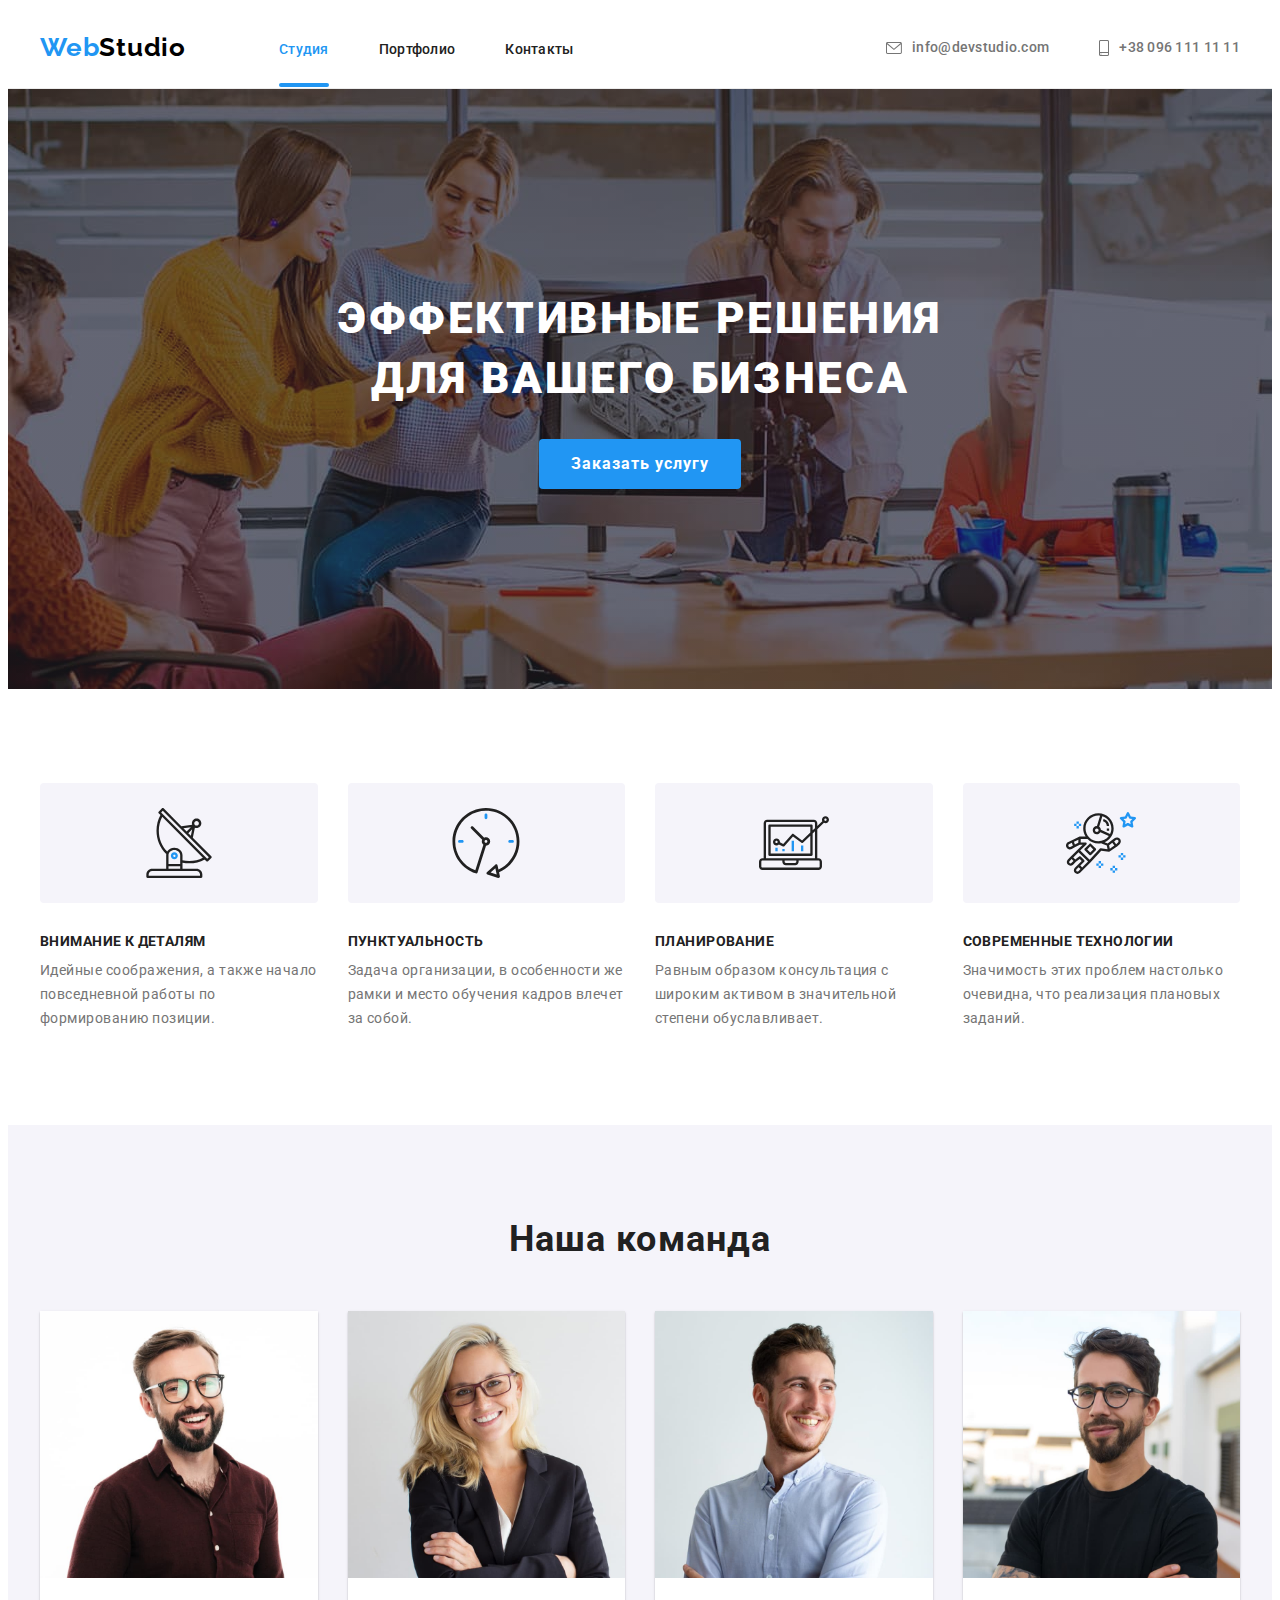
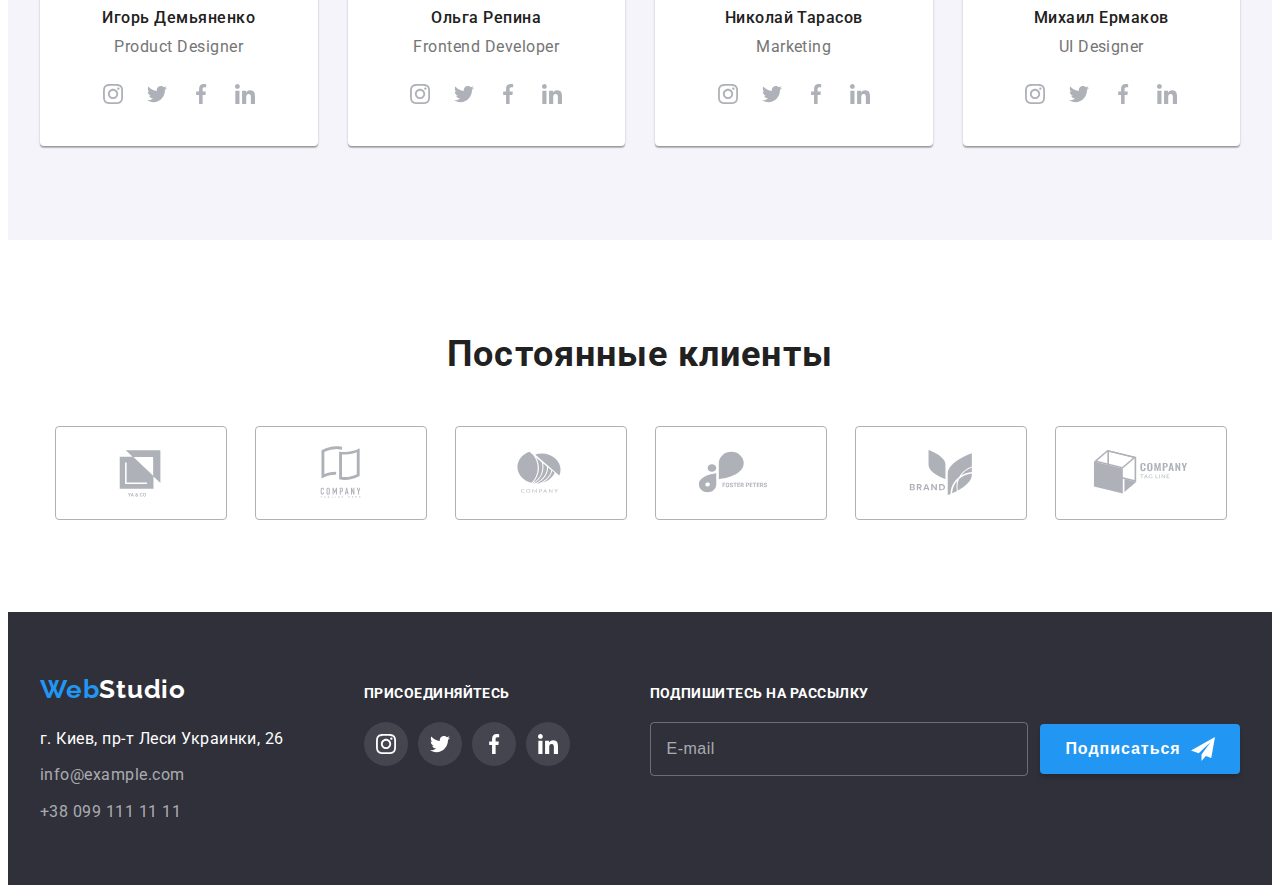
<file: index.html>
<!DOCTYPE html>
<html lang="ru">
  <head>
    <meta charset="UTF-8" />
    <meta name="viewport" content="width=device-width, initial-scale=1.0" />
    <title>WebStudio</title>
    <link
      rel="stylesheet"
      href="https://cdnjs.cloudflare.com/ajax/libs/modern-normalize/1.1.0/modern-normalize.min.css"
      integrity="sha512-wpPYUAdjBVSE4KJnH1VR1HeZfpl1ub8YT/NKx4PuQ5NmX2tKuGu6U/JRp5y+Y8XG2tV+wKQpNHVUX03MfMFn9Q=="
      crossorigin="anonymous"
      referrerpolicy="no-referrer"
    />
    <link rel="preconnect" href="https://fonts.gstatic.com" />
    <link
      href="https://fonts.googleapis.com/css2?family=Raleway:wght@700&family=Roboto:wght@400;500;700;900&display=swap"
      rel="stylesheet"
    />
    <link href="https://unpkg.com/aos@2.3.1/dist/aos.css" rel="stylesheet" />
    <link rel="stylesheet" href="./css/main.min.css" />
  </head>
  <body>
    <!-- Шапка страницы -->
    <header class="header">
      <div class="container-header container-main">
        <nav class="nav">
          <a href="index.html" class="menu-list__link logo header-logo--color-black">
            <span class="menu-list__logo logo-part">Web</span>Studio</a
          >
          <ul class="menu menu-list list">
            <li class="menu-list__item">
              <a class="menu-list__links current-link" href="">Студия</a>
            </li>
            <li class="menu-list__item">
              <a class="menu-list__links" href="./portfolio.html">Портфолио</a>
            </li>
            <li class="menu-list__item"><a class="menu-list__links" href="">Контакты</a></li>
          </ul>
        </nav>
        <ul class="contact list">
          <li class="contact__item">
            <a class="contact__link" href="mailto:info@devstudio.com">
              <svg class="contact__icon" width="16px" height="12">
                <use href="./img/icons.svg/icons.svg.svg#icon-envelope"></use>
              </svg>
              info@devstudio.com
            </a>
          </li>
          <li class="contact__item">
            <a class="contact__link" href="tel:+380961111111">
              <svg class="contact__icon" width="10px" height="16px">
                <use href="./img/icons.svg/icons.svg.svg#icon-smartphone"></use>
              </svg>
              +38 096 111 11 11
            </a>
          </li>
        </ul>
        <button type="button" class="menu-open-btn">
          <svg width="40" height="40">
            <use href="./img/icons.svg/icons.svg.svg#icon-menu-open"></use>
          </svg>
        </button>
      </div>
      <div class="mob-menu is-hidden">
        <div class="menu-mob__conteiner">
          <div class="mob-menu__top>">
            <button type="button" class="menu-close-btn">
              <svg width="40" height="40">
                <use href="./img/icons.svg/icons.svg.svg#icon-close"></use>
              </svg>
            </button>
            <ul class="mob-menu__list">
              <li class="mob-menu__item">
                <a class="mob-menu__links current" href="">Студия</a>
              </li>
              <li class="mob-menu__item">
                <a class="mob-menu__links" href="./portfolio.html">Портфолио</a>
              </li>
              <li class="mob-menu__item"><a class="mob-menu__links" href="">Контакты</a></li>
            </ul>
          </div>
          <div class="mob-menu__bottom">
            <ul class="mob-menu__contact">
              <li class="mob-menu__item-tel">
                <a class="mob-menu__link" href="tel:+380961111111"> +38 096 111 11 11 </a>
              </li>
              <li class="mob-menu__item-mail">
                <a class="mob-menu__link" href="mailto:info@devstudio.com"> info@devstudio.com </a>
              </li>
            </ul>
            <ul class="mob-menu__soc">
              <li class="mob-menu__soc-item">
                <a href class="mob-menu__soc-link">Instagram </a>
              </li>
              <li class="mob-menu__soc-item">
                <a href class="mob-menu__soc-link">Twitter </a>
              </li>
              <li class="mob-menu__soc-item">
                <a href class="mob-menu__soc-link">Facebook </a>
              </li>
              <li class="mob-menu__soc-item">
                <a href class="mob-menu__soc-link">Linkedln </a>
              </li>
            </ul>
          </div>
        </div>
      </div>
    </header>
    <!-- Герой -->
    <main>
      <section class="hero">
        <div class="overlay">
          <div class="container-main">
            <h1 class="hero__title">
              Эффективные решения<br />
              для вашего бизнеса
            </h1>
            <button class="hero__button" data-modal-open>Заказать услугу</button>
          </div>
        </div>
      </section>
      <section class="features-section section">
        <div class="container-main">
          <h2 class="text">Наши преимущества</h2>
          <ul class="features-content list">
            <li class="features-content__item">
              <div class="features-content__icon">
                <svg width="70px" height="70px">
                  <use href="./img/icons.svg/icons.svg.svg#icon-antenna"></use>
                </svg>
              </div>
              <h3 class="features__title">Внимание к деталям</h3>
              <p class="features__text">
                Идейные соображения, а также начало повседневной работы по формированию позиции.
              </p>
            </li>
            <li class="features-content__item">
              <div class="features-content__icon">
                <svg width="70px" height="70px">
                  <use href="./img/icons.svg/icons.svg.svg#icon-clock"></use>
                </svg>
              </div>
              <h3 class="features__title">Пунктуальность</h3>
              <p class="features__text">
                Задача организации, в особенности же рамки и место обучения кадров влечет за собой.
              </p>
            </li>
            <li class="features-content__item">
              <div class="features-content__icon">
                <svg width="70px" height="70px">
                  <use href="./img/icons.svg/icons.svg.svg#icon-diagram"></use>
                </svg>
              </div>
              <h3 class="features__title">Планирование</h3>
              <p class="features__text">
                Равным образом консультация с широким активом в значительной степени обуславливает.
              </p>
            </li>
            <li class="features-content__item">
              <div class="features-content__icon">
                <svg width="70px" height="70px">
                  <use href="./img/icons.svg/icons.svg.svg#icon-astronaut"></use>
                </svg>
              </div>
              <h3 class="features__title">Современные технологии</h3>
              <p class="features__text">
                Значимость этих проблем настолько очевидна, что реализация плановых заданий.
              </p>
            </li>
          </ul>
        </div>
      </section>
      <section class="we-do we-do-section">
        <div class="container-main">
          <h2 class="we-do-section__title">Чем мы занимаемся</h2>
          <ul class="we-do-list">
            <li class="we-do-list__image">
              <img
                srcset="./img/box1.jpg 1x, ./img/box1_2x.jpg 2x"
                src="./img/box1.jpg"
                alt="клавиатура"
                width="370"
              />
              <div class="we-do-list__item">
                <p class="we-do-list__text">ДЕСКТОПНЫЕ ПРИЛОЖЕНИЯ</p>
              </div>
            </li>
            <li class="we-do-list__image">
              <img
                srcset="./img/box2.jpg 1x, ./img/box2_2x.jpg 2x"
                src="./img/box2.jpg"
                alt="телефон"
                width="370"
              />
              <div class="we-do-list__item">
                <p class="we-do-list__text">МОБИЛЬНЫЕ ПРИЛОЖЕНИЯ</p>
              </div>
            </li>
            <li class="we-do-list__image">
              <img
                srcset="./img/box3.jpg 1x, ./img/box3_2x.jpg 2x"
                src="./img/box3.jpg"
                alt="планшет"
                width="370"
              />
              <div class="we-do-list__item">
                <p class="we-do-list__text">ДИЗАЙНЕРСКИЕ РЕШЕНИЯ</p>
              </div>
            </li>
          </ul>
        </div>
      </section>
      <section class="team section-team">
        <div class="container-main">
          <h2 class="team__title">Наша команда</h2>
          <ul class="team-list list">
            <li class="team-list__item">
              <picture>
                <source srcset="./img/img.jpg 1x, ./img/img_2x.jpg 2x" media="(min-width:1200px)" />
                <source
                  srcset="./img/img_tablet_1x.jpg 1x, ./img/img_tablet_2x.jpg 2x"
                  media="(min-width:768px)"
                />
                <source
                  srcset="./img/img_mobile_1x.jpg 1x, ./img/img_mobile_2x.jpg 2x"
                  media="(min-width:320px)"
                />
                <img class="team-list__photo" src="./img/img.jpg" alt="" width="270" />
              </picture>
              <div class="team-list__text">
                <h3 class="team-list__name">Игорь Демьяненко</h3>
                <p class="team-list__role">Product Designer</p>
                <ul class="social-links">
                  <li class="social-links__item">
                    <a href class="social-links__link">
                      <svg class="social-links__icon">
                        <use href="./img/icons.svg/icons.svg.svg#icon-instagram"></use>
                      </svg>
                    </a>
                  </li>
                  <li class="social-links__item">
                    <a href class="social-links__link">
                      <svg class="social-links__icon">
                        <use href="./img/icons.svg/icons.svg.svg#icon-twitter"></use>
                      </svg>
                    </a>
                  </li>
                  <li class="social-links__item">
                    <a href class="social-links__link">
                      <svg class="social-links__icon">
                        <use href="./img/icons.svg/icons.svg.svg#icon-facebook"></use>
                      </svg>
                    </a>
                  </li>
                  <li class="social-links__item">
                    <a href class="social-links__link">
                      <svg class="social-links__icon">
                        <use href="./img/icons.svg/icons.svg.svg#icon-linkedin"></use>
                      </svg>
                    </a>
                  </li>
                </ul>
              </div>
            </li>
            <li class="team-list__item">
              <picture>
                <source
                  srcset="./img/img11.jpg 1x, ./img/img11_2x.jpg 2x"
                  media="(min-width:1200px)"
                />
                <source
                  srcset="./img/img11_tablet_1x.jpg 1x, ./img/img11_tablet_2x.jpg 2x"
                  media="(min-width:768px)"
                />
                <source
                  srcset="./img/img11_mobile_1x.jpg 1x, ./img/img11_mobile_2x.jpg 2x"
                  media="(min-width:320px)"
                />
                <img class="team-list__photo" src="./img/img11.jpg" alt="" width="270" />
              </picture>
              <div class="team-list__text">
                <h3 class="team-list__name">Ольга Репина</h3>
                <p class="team-list__role">Frontend Developer</p>
                <ul class="social-links">
                  <li class="social-links__item">
                    <a href class="social-links__link">
                      <svg class="social-links__icon">
                        <use href="./img/icons.svg/icons.svg.svg#icon-instagram"></use>
                      </svg>
                    </a>
                  </li>
                  <li class="social-links__item">
                    <a href class="social-links__link">
                      <svg class="social-links__icon">
                        <use href="./img/icons.svg/icons.svg.svg#icon-twitter"></use>
                      </svg>
                    </a>
                  </li>
                  <li class="social-links__item">
                    <a href class="social-links__link">
                      <svg class="social-links__icon">
                        <use href="./img/icons.svg/icons.svg.svg#icon-facebook"></use>
                      </svg>
                    </a>
                  </li>
                  <li class="social-links__item">
                    <a href class="social-links__link">
                      <svg class="social-links__icon">
                        <use href="./img/icons.svg/icons.svg.svg#icon-linkedin"></use>
                      </svg>
                    </a>
                  </li>
                </ul>
              </div>
            </li>
            <li class="team-list__item">
              <picture>
                <source
                  srcset="./img/img13.jpg 1x, ./img/img13_2x.jpg 2x"
                  media="(min-width:1200px)"
                />
                <source
                  srcset="./img/img13_tablet_1x.jpg 1x, ./img/img13_tablet_2x.jpg 2x"
                  media="(min-width:768px)"
                />
                <source
                  srcset="./img/img13_mobile_1x.jpg 1x, ./img/img13_mobile_2x.jpg 2x"
                  media="(min-width:320px)"
                />
                <img class="team-list__photo" src="./img/img13.jpg" alt="" width="270" />
              </picture>
              <div class="team-list__text">
                <h3 class="team-list__name">Николай Тарасов</h3>
                <p class="team-list__role">Marketing</p>
                <ul class="social-links">
                  <li class="social-links__item">
                    <a href class="social-links__link">
                      <svg class="social-links__icon">
                        <use href="./img/icons.svg/icons.svg.svg#icon-instagram"></use>
                      </svg>
                    </a>
                  </li>
                  <li class="social-links__item">
                    <a href class="social-links__link">
                      <svg class="social-links__icon">
                        <use href="./img/icons.svg/icons.svg.svg#icon-twitter"></use>
                      </svg>
                    </a>
                  </li>
                  <li class="social-links__item">
                    <a href class="social-links__link">
                      <svg class="social-links__icon">
                        <use href="./img/icons.svg/icons.svg.svg#icon-facebook"></use>
                      </svg>
                    </a>
                  </li>
                  <li class="social-links__item">
                    <a href class="social-links__link">
                      <svg class="social-links__icon">
                        <use href="./img/icons.svg/icons.svg.svg#icon-linkedin"></use>
                      </svg>
                    </a>
                  </li>
                </ul>
              </div>
            </li>
            <li class="team-list__item">
              <picture>
                <source
                  srcset="./img/img12.jpg 1x, ./img/img12_2x.jpg 2x"
                  media="(min-width:1200px)"
                />
                <source
                  srcset="./img/img12_tablet_1x.jpg 1x, ./img/img12_tablet_2x.jpg 2x"
                  media="(min-width:768px)"
                />
                <source
                  srcset="./img/img12_mobile_1x.jpg 1x, ./img/img12_mobile_2x.jpg 2x"
                  media="(min-width:320px)"
                />
                <img class="team-list__photo" src="./img/img12.jpg" alt="" width="270" />
              </picture>
              <div class="team-list__text">
                <h3 class="team-list__name">Михаил Ермаков</h3>
                <p class="team-list__role">UI Designer</p>
                <ul class="social-links">
                  <li class="social-links__item">
                    <a href class="social-links__link">
                      <svg class="social-links__icon">
                        <use href="./img/icons.svg/icons.svg.svg#icon-instagram"></use>
                      </svg>
                    </a>
                  </li>
                  <li class="social-links__item">
                    <a href class="social-links__link">
                      <svg class="social-links__icon">
                        <use href="./img/icons.svg/icons.svg.svg#icon-twitter"></use>
                      </svg>
                    </a>
                  </li>
                  <li class="social-links__item">
                    <a href class="social-links__link">
                      <svg class="social-links__icon">
                        <use href="./img/icons.svg/icons.svg.svg#icon-facebook"></use>
                      </svg>
                    </a>
                  </li>
                  <li class="social-links__item">
                    <a href class="social-links__link">
                      <svg class="social-links__icon">
                        <use href="./img/icons.svg/icons.svg.svg#icon-linkedin"></use>
                      </svg>
                    </a>
                  </li>
                </ul>
              </div>
            </li>
          </ul>
        </div>
      </section>
      <section class="clients section">
        <div class="container-main">
          <h2 class="clients-title">Постоянные клиенты</h2>
          <ul class="clients-list list">
            <li class="clients-list__item">
              <a href class="clients-list__logo">
                <svg width="106px" height="60px">
                  <use href="./img/icons.svg/icons.svg.svg#icon-logo1"></use>
                </svg>
              </a>
            </li>
            <li class="clients-list__item">
              <a href class="clients-list__logo">
                <svg width="106px" height="60px">
                  <use href="./img/icons.svg/icons.svg.svg#icon-logo2"></use>
                </svg>
              </a>
            </li>
            <li class="clients-list__item">
              <a href class="clients-list__logo">
                <svg width="106px" height="60px">
                  <use href="./img/icons.svg/icons.svg.svg#icon-logo3"></use>
                </svg>
              </a>
            </li>
            <li class="clients-list__item">
              <a href class="clients-list__logo">
                <svg width="106px" height="60px">
                  <use href="./img/icons.svg/icons.svg.svg#icon-logo4"></use>
                </svg>
              </a>
            </li>
            <li class="clients-list__item">
              <a href class="clients-list__logo">
                <svg width="106px" height="60px">
                  <use href="./img/icons.svg/icons.svg.svg#icon-logo5"></use>
                </svg>
              </a>
            </li>
            <li class="clients-list__item">
              <a href class="clients-list__logo">
                <svg width="106px" height="60px">
                  <use href="./img/icons.svg/icons.svg.svg#icon-logo6"></use>
                </svg>
              </a>
            </li>
          </ul>
        </div>
      </section>
    </main>
    <!-- Футер -->
    <footer class="footer">
      <div class="container-main footer__content">
        <div class="contact-address">
          <a href="/" class="logo contact-address__logo"
            >Web<span class="logo--color-light">Studio</span>
          </a>
          <address class="contact-address__location">г. Киев, пр-т Леси Украинки, 26</address>
          <ul class="connect-list list">
            <li class="connect-list__item">
              <a href="mailto:info@example.com" class="connect-list__link">info@example.com</a>
            </li>
            <li class="connect-list__item">
              <a href="tel:+380991111111" class="connect-list__link">+38 099 111 11 11</a>
            </li>
          </ul>
        </div>
        <div class="socials">
          <p class="action-title">присоединяйтесь</p>
          <ul class="soc-list list">
            <li class="soc-list__item">
              <a href="" class="soc-list__link soc-list__link--color-light">
                <svg class="soc-list__icon" width="20" height="20">
                  <use href="./img/icons.svg/icons.svg.svg#icon-instagram"></use>
                </svg>
              </a>
            </li>
            <li class="soc-list__item">
              <a href="" class="soc-list__link soc-list__link--color-light">
                <svg class="soc-list__icon" width="20" height="20">
                  <use href="./img/icons.svg/icons.svg.svg#icon-twitter"></use>
                </svg>
              </a>
            </li>
            <li class="soc-list__item">
              <a href="" class="soc-list__link soc-list__link--color-light">
                <svg class="soc-list__icon" width="20" height="20">
                  <use href="./img/icons.svg/icons.svg.svg#icon-facebook"></use>
                </svg>
              </a>
            </li>
            <li class="soc-list__item">
              <a href="" class="soc-list__link soc-list__link--color-light">
                <svg class="soc-list__icon" width="20" height="20">
                  <use href="./img/icons.svg/icons.svg.svg#icon-linkedin"></use>
                </svg>
              </a>
            </li>
          </ul>
        </div>
        <div class="newsletter">
          <p class="action-title">Подпишитесь на рассылку</p>
          <form class="footer-form">
            <input
              type="email"
              name="user-email"
              class="mail-input"
              placeholder="E-mail"
              required
            />
            <button type="submit" class="btn newsletter__btn">
              Подписаться
              <svg class="newsletter__icon" width="24" height="24">
                <use href="./img/icons.svg/icons.svg.svg#icon-send"></use>
              </svg>
            </button>
          </form>
        </div>
      </div>
    </footer>
    <div class="backdrop is-hidden" data-modal>
      <div class="modal">
        <button type="button" class="modal__close-btn" data-modal-close>
          <svg width="18" height="18">
            <use href="./img/icons.svg/icons.svg.svg#icon-close"></use>
          </svg>
        </button>
        <p class="modal__title">Оставьте свои данные, мы вам перезвоним</p>
        <form class="modal__form" autocomplete="on">
          <label for="name" class="modal__label">Имя</label>
          <div class="form-field">
            <input
              class="form-field__input modal__input"
              type="text"
              name="name"
              id="name"
              required
            />
            <svg class="form-field__icon">
              <use href="./img/icons.svg/icons.svg.svg#icon-personblack"></use>
            </svg>
          </div>
          <label for="tel" class="form-field__tel modal__label">Телефон</label>
          <div class="form-field">
            <input
              class="form-field__input modal__input"
              type="tel"
              name="tel"
              id="tel"
              required
              minlength="10"
              title="+380 (96) 111-11-11"
              pattern="[\+]\d{3}\s[\(]\d{2}[\)]\s\d{3}[\-]\d{2}[\-]\d{2}"
            />
            <svg class="form-field__icon">
              <use href="./img/icons.svg/icons.svg.svg#icon-phoneblack"></use>
            </svg>
          </div>
          <label for="mail" class="form-field__mail modal__label">Почта</label>
          <div class="form-field">
            <input
              class="form-field__input modal__input"
              type="email"
              name="mail"
              id="email"
              required
            />
            <svg class="form-field__icon">
              <use href="./img/icons.svg/icons.svg.svg#icon-emailblack"></use>
            </svg>
          </div>
          <div class="form-field__comment">
            <label for="comment" class="form-field__text modal__label">Комментарий</label>
            <textarea
              class="form-field__textarea"
              name="comment"
              id="comment"
              placeholder="Введите текст"
            ></textarea>
          </div>
          <label class="field">
            <input class="checkbox" type="checkbox" name="договор" value="" />
            <span class="checkbox__icon"></span>
            Соглашаюсь с рассылкой и принимаю&nbsp;
            <a href="" class="checkbox__link">Условия договорa</a>
          </label>
          <button type="submit" class="modal__btn">Отправить</button>
        </form>
      </div>
    </div>
    <script src="https://unpkg.com/aos@2.3.1/dist/aos.js"></script>
    <script>
      AOS.init();
    </script>
    <script src="./js/modal.js"></script>
    <script src="./js/menu.js"></script>
  </body>
</html>
</file>
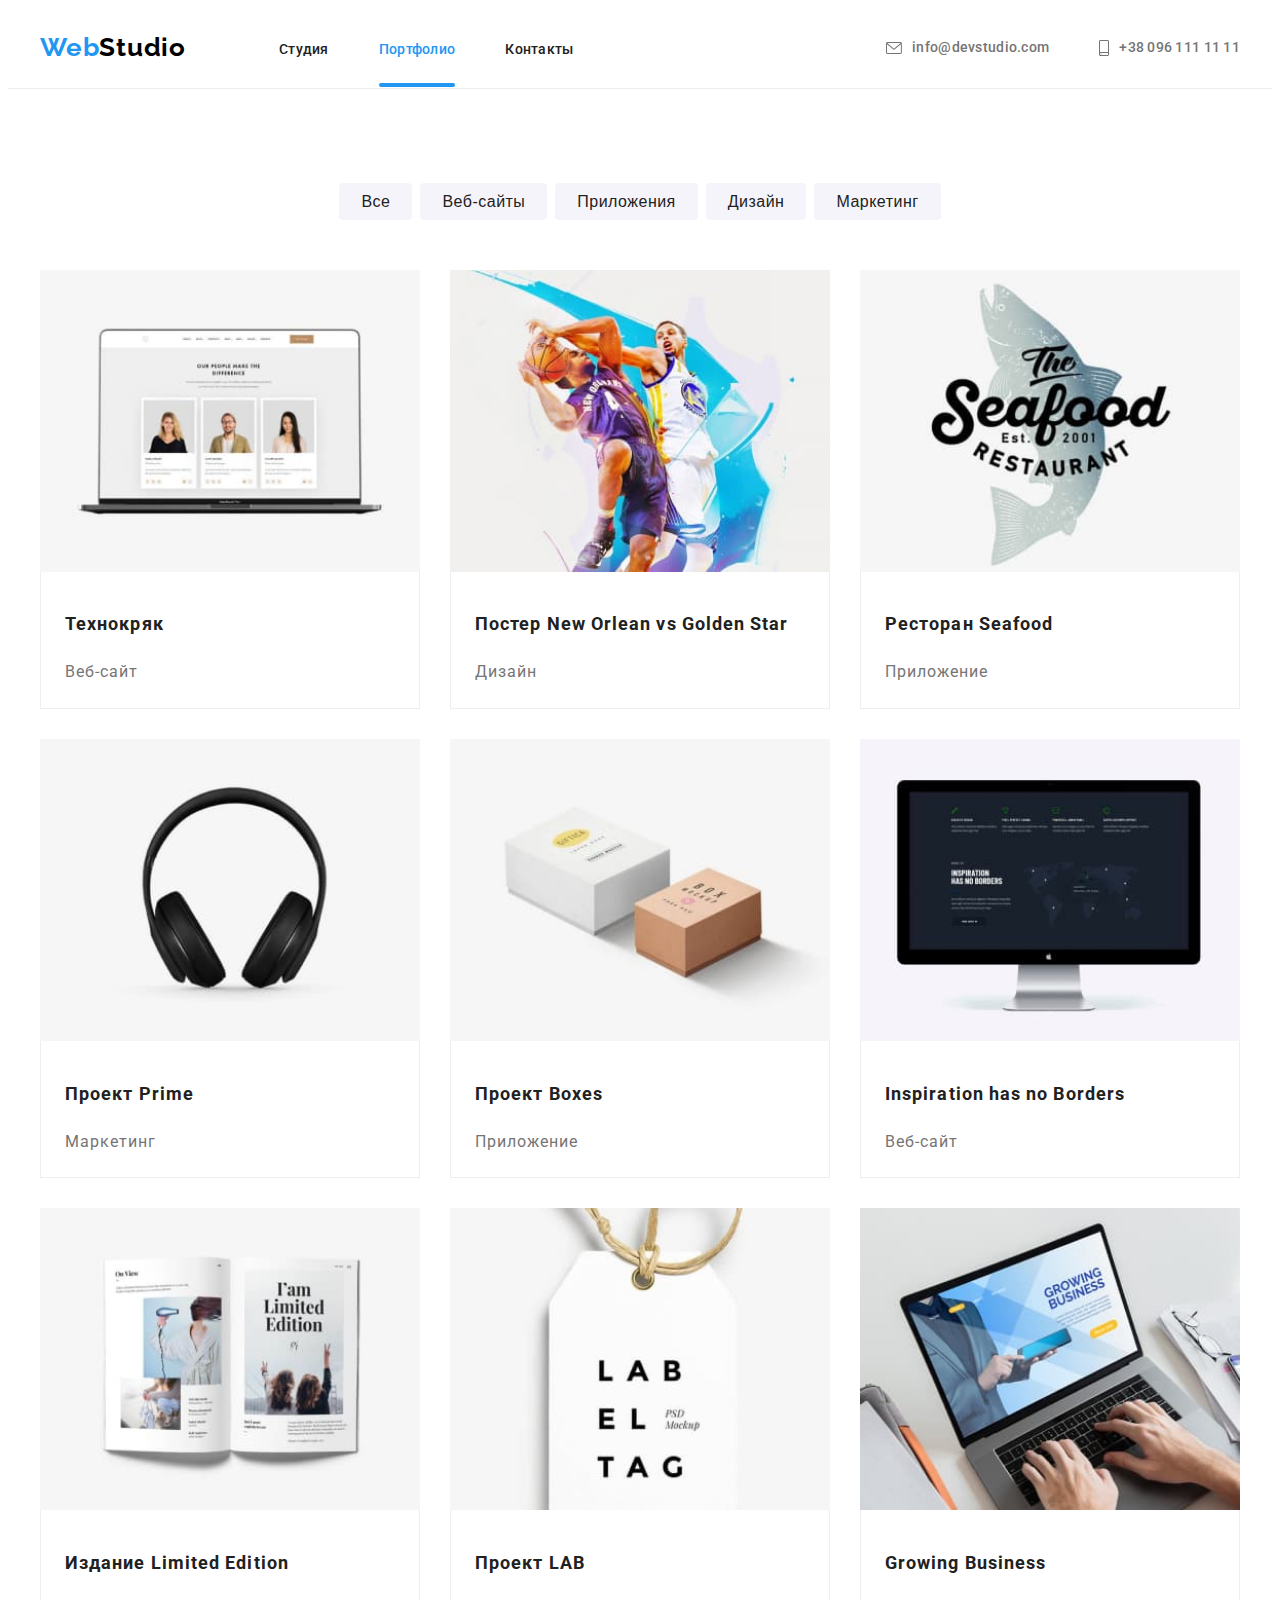
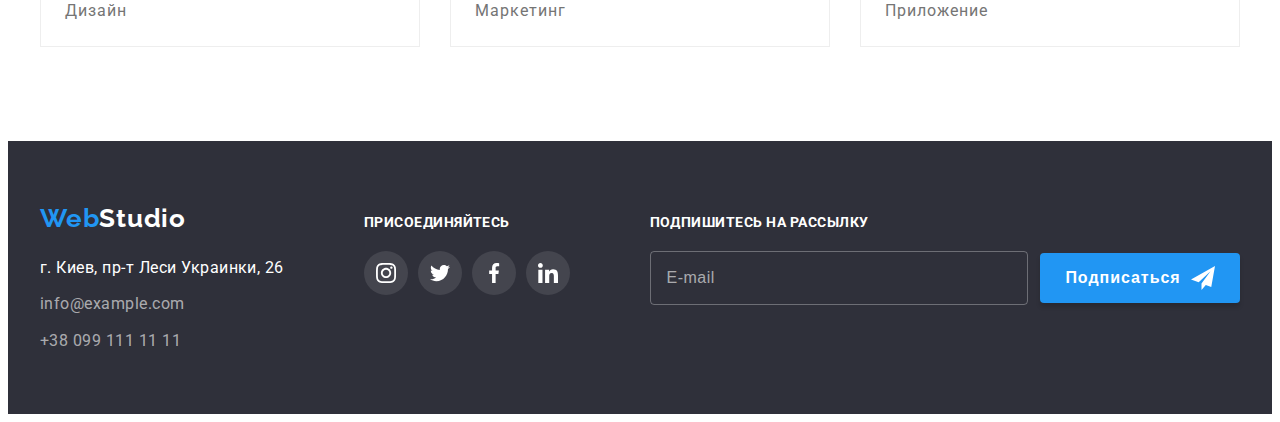
<file: portfolio.html>
<!DOCTYPE html>
<html lang="ru">
  <head>
    <meta charset="UTF-8" />
    <meta name="viewport" content="width=device-width, initial-scale=1.0" />
    <title>Портфолио</title>
    <link
      rel="stylesheet"
      href="https://cdnjs.cloudflare.com/ajax/libs/modern-normalize/1.1.0/modern-normalize.min.css"
      integrity="sha512-wpPYUAdjBVSE4KJnH1VR1HeZfpl1ub8YT/NKx4PuQ5NmX2tKuGu6U/JRp5y+Y8XG2tV+wKQpNHVUX03MfMFn9Q=="
      crossorigin="anonymous"
      referrerpolicy="no-referrer"
    />
    <link rel="preconnect" href="https://fonts.gstatic.com" />
    <link
      href="https://fonts.googleapis.com/css2?family=Raleway:wght@700&family=Roboto:wght@400;500;700&display=swap"
      rel="stylesheet"
    />
    <link rel="stylesheet" href="./css/main.min.css" />
    <link
      rel="stylesheet"
      href="https://cdnjs.cloudflare.com/ajax/libs/animate.css/4.1.1/animate.min.css"
    />
    <link href="https://unpkg.com/aos@2.3.1/dist/aos.css" rel="stylesheet" />
  </head>
  <body>
    <!-- Шапка страницы -->
    <header class="header">
      <div class="container-header container-main">
        <nav class="nav">
          <a href="index.html" class="menu-list__link logo header-logo--color-black">
            <span class="menu-list__logo logo-part">Web</span>Studio</a
          >
          <ul class="menu menu-list list">
            <li class="menu-list__item">
              <a class="menu-list__links" href="./index.html">Студия</a>
            </li>
            <li class="menu-list__item">
              <a class="menu-list__links current-link" href="./portfolio.html">Портфолио</a>
            </li>
            <li class="menu-list__item"><a class="menu-list__links" href="">Контакты</a></li>
          </ul>
        </nav>
        <ul class="contact list">
          <li class="contact__item">
            <a class="contact__link" href="mailto:info@devstudio.com">
              <svg class="contact__icon" width="16px" height="12">
                <use href="./img/icons.svg/icons.svg.svg#icon-envelope"></use>
              </svg>
              info@devstudio.com
            </a>
          </li>
          <li class="contact__item">
            <a class="contact__link" href="tel:+380961111111">
              <svg class="contact__icon" width="10px" height="16px">
                <use href="./img/icons.svg/icons.svg.svg#icon-smartphone"></use>
              </svg>
              +38 096 111 11 11
            </a>
          </li>
        </ul>
      </div>
      <button type="button" class="menu-open-btn">
        <svg width="40" height="40">
          <use href="./img/icons.svg/icons.svg.svg#icon-menu-open"></use>
        </svg>
      </button>
      <div class="mob-menu is-hidden">
        <div class="container">
          <div class="mob-menu__top>">
            <button type="button" class="menu-close-btn">
              <svg width="40" height="40">
                <use href="./img/icons.svg/icons.svg.svg#icon-close"></use>
              </svg>
            </button>
            <ul class="mob-menu__list">
              <li class="mob-menu__item">
                <a class="mob-menu__links" href="./index.html">Студия</a>
              </li>
              <li class="mob-menu__item">
                <a class="mob-menu__links current" href="./portfolio.html">Портфолио</a>
              </li>
              <li class="mob-menu__item"><a class="mob-menu__links" href="">Контакты</a></li>
            </ul>
          </div>
          <div class="mob-menu__bottom">
            <ul class="mob-menu__contact">
              <li class="mob-menu__item-tel">
                <a class="mob-menu__link" href="tel:+380961111111"> +38 096 111 11 11 </a>
              </li>
              <li class="mob-menu__item-mail">
                <a class="mob-menu__link" href="mailto:info@devstudio.com"> info@devstudio.com </a>
              </li>
            </ul>
            <ul class="mob-menu__soc">
              <li class="mob-menu__soc-item">
                <a href class="mob-menu__soc-link">Instagram </a>
              </li>
              <li class="mob-menu__soc-item">
                <a href class="mob-menu__soc-link">Twitter </a>
              </li>
              <li class="mob-menu__soc-item">
                <a href class="mob-menu__soc-link">Facebook </a>
              </li>
              <li class="mob-menu__soc-item">
                <a href class="mob-menu__soc-link">Linkedln </a>
              </li>
            </ul>
          </div>
        </div>
      </div>
    </header>
    <main>
      <section class="projects projects-section">
        <div class="container-main">
          <h1 class="text">Наши работы</h1>
          <ul class="projects-filter">
            <li class="projects-filter__item">
              <button class="projects-filter__button">Все</button>
            </li>
            <li class="projects-filter__item">
              <button class="projects-filter__button">Веб-сайты</button>
            </li>
            <li class="projects-filter__item">
              <button class="projects-filter__button">Приложения</button>
            </li>
            <li class="projects-filter__item">
              <button class="projects-filter__button">Дизайн</button>
            </li>
            <li class="projects-filter__item">
              <button class="projects-filter__button">Маркетинг</button>
            </li>
          </ul>
          <ul class="projects-list list">
            <li class="projects-list__item">
              <a href class="projects-list__link">
                <div class="projects-list__thumb">
                  <picture>
                    <source
                      srcset="./img/img1.jpg 1x, ./img/img1_2x.jpg 2x"
                      media="(min-width:1200px)"
                    />
                    <source
                      srcset="./img/img1_tablet_1x.jpg 1x, ./img/img1_tablet_2x.jpg 2x"
                      media="(min-width:768px)"
                    />
                    <source
                      srcset="./img/img1_mobile_1x.jpg 1x, ./img/img1_mobile_2x.jpg 2x"
                      media="(min-width:320px)"
                    />
                    <img
                      class="projects-list__image"
                      src="./img/img1.jpg"
                      width="370"
                      height="294"
                      alt="проект"
                    />
                  </picture>
                  <p class="projects-list__overlay">
                    Ресурс предлагает комплексные предложения с разным уровнем функционала и
                    сервисов. Все это позволит посетителю получить исчерпывающие сведения о компании
                    или частном лице.
                  </p>
                </div>
                <div class="projects-container">
                  <h2 class="projects-container__title">Технокряк</h2>
                  <p class="projects-container__text">Веб-сайт</p>
                </div>
              </a>
            </li>
            <li class="projects-list__item">
              <a href class="projects-list__link">
                <div class="projects-list__thumb">
                  <picture>
                    <source
                      srcset="./img/img2.jpg 1x, ./img/img2_2x.jpg 2x"
                      media="(min-width:1200px)"
                    />
                    <source
                      srcset="./img/img2_tablet_1x.jpg 1x, ./img/img2_tablet_2x.jpg 2x"
                      media="(min-width:768px)"
                    />
                    <source
                      srcset="./img/img2_mobile_1x.jpg 1x, ./img/img2_mobile_2x.jpg 2x"
                      media="(min-width:320px)"
                    />
                    <img
                      class="projects-list__image"
                      src="./img/img2.jpg"
                      width="370"
                      height="294"
                      alt="проект"
                    />
                  </picture>
                  <p class="projects-list__overlay">
                    Ресурс предлагает комплексные предложения с разным уровнем функционала и
                    сервисов. Все это позволит посетителю получить исчерпывающие сведения о компании
                    или частном лице.
                  </p>
                </div>
                <div class="projects-container">
                  <h2 class="projects-container__title">Постер New Orlean vs Golden Star</h2>
                  <p class="projects-container__text">Дизайн</p>
                </div>
              </a>
            </li>
            <li class="projects-list__item">
              <a href class="projects-list__link">
                <div class="projects-list__thumb">
                  <picture>
                    <source
                      srcset="./img/img3.jpg 1x, ./img/img3_2x.jpg 2x"
                      media="(min-width:1200px)"
                    />
                    <source
                      srcset="./img/img3_tablet_1x.jpg 1x, ./img/img3_tablet_2x.jpg 2x"
                      media="(min-width:768px)"
                    />
                    <source
                      srcset="./img/img3_mobile_1x.jpg 1x, ./img/img3_mobile_2x.jpg 2x"
                      media="(min-width:320px)"
                    />
                    <img
                      class="projects-list__image"
                      src="./img/img3.jpg"
                      width="370"
                      height="294"
                      alt="проект"
                    />
                  </picture>
                  <p class="projects-list__overlay">
                    Ресурс предлагает комплексные предложения с разным уровнем функционала и
                    сервисов. Все это позволит посетителю получить исчерпывающие сведения о компании
                    или частном лице.
                  </p>
                </div>
                <div class="projects-container">
                  <h2 class="projects-container__title">Ресторан Seafood</h2>
                  <p class="projects-container__text">Приложение</p>
                </div>
              </a>
            </li>
            <li class="projects-list__item">
              <a href class="projects-list__link">
                <div class="projects-list__thumb">
                  <picture>
                    <source
                      srcset="./img/img4.jpg 1x, ./img/img4_2x.jpg 2x"
                      media="(min-width:1200px)"
                    />
                    <source
                      srcset="./img/img4_tablet_1x.jpg 1x, ./img/img4_tablet_2x.jpg 2x"
                      media="(min-width:768px)"
                    />
                    <source
                      srcset="./img/img4_mobile_1x.jpg 1x, ./img/img4_mobile_2x.jpg 2x"
                      media="(min-width:320px)"
                    />
                    <img
                      class="projects-list__image"
                      src="./img/img4.jpg"
                      width="370"
                      height="294"
                      alt="проект"
                    />
                  </picture>
                  <p class="projects-list__overlay">
                    Ресурс предлагает комплексные предложения с разным уровнем функционала и
                    сервисов. Все это позволит посетителю получить исчерпывающие сведения о компании
                    или частном лице.
                  </p>
                </div>
                <div class="projects-container">
                  <h2 class="projects-container__title">Проект Prime</h2>
                  <p class="projects-container__text">Маркетинг</p>
                </div>
              </a>
            </li>
            <li class="projects-list__item">
              <a href class="projects-list__link">
                <div class="projects-list__thumb">
                  <picture>
                    <source
                      srcset="./img/img5.jpg 1x, ./img/img5_2x.jpg 2x"
                      media="(min-width:1200px)"
                    />
                    <source
                      srcset="./img/img5_tablet_1x.jpg 1x, ./img/img5_tablet_2x.jpg 2x"
                      media="(min-width:768px)"
                    />
                    <source
                      srcset="./img/img5_mobile_1x.jpg 1x, ./img/img5_mobile_2x.jpg 2x"
                      media="(min-width:320px)"
                    />
                    <img
                      class="projects-list__image"
                      src="./img/img5.jpg"
                      width="370"
                      height="294"
                      alt="проект"
                    />
                  </picture>
                  <p class="projects-list__overlay">
                    Ресурс предлагает комплексные предложения с разным уровнем функционала и
                    сервисов. Все это позволит посетителю получить исчерпывающие сведения о компании
                    или частном лице.
                  </p>
                </div>
                <div class="projects-container">
                  <h2 class="projects-container__title">Проект Boxes</h2>
                  <p class="projects-container__text">Приложение</p>
                </div>
              </a>
            </li>
            <li class="projects-list__item">
              <a href class="projects-list__link">
                <div class="projects-list__thumb">
                  <picture>
                    <source
                      srcset="./img/img6.jpg 1x, ./img/img6_2x.jpg 2x"
                      media="(min-width:1200px)"
                    />
                    <source
                      srcset="./img/img6_tablet_1x.jpg 1x, ./img/img6_tablet_2x.jpg 2x"
                      media="(min-width:768px)"
                    />
                    <source
                      srcset="./img/img6_mobile_1x.jpg 1x, ./img/img6_mobile_2x.jpg 2x"
                      media="(min-width:320px)"
                    />
                    <img
                      class="projects-list__image"
                      src="./img/img6.jpg"
                      width="370"
                      height="294"
                      alt="проект"
                    />
                  </picture>
                  <p class="projects-list__overlay">
                    Ресурс предлагает комплексные предложения с разным уровнем функционала и
                    сервисов. Все это позволит посетителю получить исчерпывающие сведения о компании
                    или частном лице.
                  </p>
                </div>
                <div class="projects-container">
                  <h2 lang="en" class="projects-container__title">Inspiration has no Borders</h2>
                  <p class="projects-container__text">Веб-сайт</p>
                </div>
              </a>
            </li>
            <li class="projects-list__item">
              <a href class="projects-list__link">
                <div class="projects-list__thumb">
                  <picture>
                    <source
                      srcset="./img/img7.jpg 1x, ./img/img7_2x.jpg 2x"
                      media="(min-width:1200px)"
                    />
                    <source
                      srcset="./img/img7_tablet_1x.jpg 1x, ./img/img7_tablet_2x.jpg 2x"
                      media="(min-width:768px)"
                    />
                    <source
                      srcset="./img/img7_mobile_1x.jpg 1x, ./img/img7_mobile_2x.jpg 2x"
                      media="(min-width:320px)"
                    />
                    <img
                      class="projects-list__image"
                      src="./img/img7.jpg"
                      width="370"
                      height="294"
                      alt="проект"
                    />
                  </picture>
                  <p class="projects-list__overlay">
                    Ресурс предлагает комплексные предложения с разным уровнем функционала и
                    сервисов. Все это позволит посетителю получить исчерпывающие сведения о компании
                    или частном лице.
                  </p>
                </div>
                <div class="projects-container">
                  <h2 class="projects-container__title">Издание Limited Edition</h2>
                  <p class="projects-container__text">Дизайн</p>
                </div>
              </a>
            </li>
            <li class="projects-list__item">
              <a href class="projects-list__link">
                <div class="projects-list__thumb">
                  <picture>
                    <source
                      srcset="./img/img8.jpg 1x, ./img/img8_2x.jpg 2x"
                      media="(min-width:1200px)"
                    />
                    <source
                      srcset="./img/img8_tablet_1x.jpg 1x, ./img/img8_tablet_2x.jpg 2x"
                      media="(min-width:768px)"
                    />
                    <source
                      srcset="./img/img8_mobile_1x.jpg 1x, ./img/img8_mobile_2x.jpg 2x"
                      media="(min-width:320px)"
                    />
                    <img
                      class="projects-list__image"
                      src="./img/img8.jpg"
                      width="370"
                      height="294"
                      alt="проект"
                    />
                  </picture>
                  <p class="projects-list__overlay">
                    Ресурс предлагает комплексные предложения с разным уровнем функционала и
                    сервисов. Все это позволит посетителю получить исчерпывающие сведения о компании
                    или частном лице.
                  </p>
                </div>
                <div class="projects-container">
                  <h2 class="projects-container__title">Проект LAB</h2>
                  <p class="projects-container__text">Маркетинг</p>
                </div>
              </a>
            </li>
            <li class="projects-list__item">
              <a href class="projects-list__link">
                <div class="projects-list__thumb">
                  <picture>
                    <source
                      srcset="./img/img9.jpg 1x, ./img/img9_2x.jpg 2x"
                      media="(min-width:1200px)"
                    />
                    <source
                      srcset="./img/img9_tablet_1x.jpg 1x, ./img/img9_tablet_2x.jpg 2x"
                      media="(min-width:768px)"
                    />
                    <source
                      srcset="./img/img9_mobile_1x.jpg 1x, ./img/img9_mobile_2x.jpg 2x"
                      media="(min-width:320px)"
                    />
                    <img
                      class="projects-list__image"
                      src="./img/img9.jpg"
                      width="370"
                      height="294"
                      alt="проект"
                    />
                  </picture>
                  <p class="projects-list__overlay">
                    Ресурс предлагает комплексные предложения с разным уровнем функционала и
                    сервисов. Все это позволит посетителю получить исчерпывающие сведения о компании
                    или частном лице.
                  </p>
                </div>
                <div class="projects-container">
                  <h2 lang="en" class="projects-container__title">Growing Business</h2>
                  <p class="projects-container__text">Приложение</p>
                </div>
              </a>
            </li>
          </ul>
        </div>
      </section>
    </main>
    <footer class="footer">
      <div class="container-main footer__content">
        <div class="contact-address">
          <a href="/" class="logo contact-address__logo"
            >Web<span class="logo--color-light">Studio</span>
          </a>
          <address class="contact-address__location">г. Киев, пр-т Леси Украинки, 26</address>
          <ul class="connect-list list">
            <li class="connect-list__item">
              <a href="mailto:info@example.com" class="connect-list__link">info@example.com</a>
            </li>
            <li class="connect-list__item">
              <a href="tel:+380991111111" class="connect-list__link">+38 099 111 11 11</a>
            </li>
          </ul>
        </div>
        <div class="socials">
          <p class="action-title">присоединяйтесь</p>
          <ul class="soc-list list">
            <li class="soc-list__item">
              <a href="" class="soc-list__link soc-list__link--color-light">
                <svg class="soc-list__icon" width="20" height="20">
                  <use href="./img/icons.svg/icons.svg.svg#icon-instagram"></use>
                </svg>
              </a>
            </li>
            <li class="soc-list__item">
              <a href="" class="soc-list__link soc-list__link--color-light">
                <svg class="soc-list__icon" width="20" height="20">
                  <use href="./img/icons.svg/icons.svg.svg#icon-twitter"></use>
                </svg>
              </a>
            </li>
            <li class="soc-list__item">
              <a href="" class="soc-list__link soc-list__link--color-light">
                <svg class="soc-list__icon" width="20" height="20">
                  <use href="./img/icons.svg/icons.svg.svg#icon-facebook"></use>
                </svg>
              </a>
            </li>
            <li class="soc-list__item">
              <a href="" class="soc-list__link soc-list__link--color-light">
                <svg class="soc-list__icon" width="20" height="20">
                  <use href="./img/icons.svg/icons.svg.svg#icon-linkedin"></use>
                </svg>
              </a>
            </li>
          </ul>
        </div>
        <div class="newsletter">
          <p class="action-title">Подпишитесь на рассылку</p>
          <form class="footer-form">
            <input
              type="email"
              name="user-email"
              class="mail-input"
              placeholder="E-mail"
              required
            />
            <button type="submit" class="btn newsletter__btn">
              Подписаться
              <svg class="newsletter__icon" width="24" height="24">
                <use href="./img/icons.svg/icons.svg.svg#icon-send"></use>
              </svg>
            </button>
          </form>
        </div>
      </div>
    </footer>
    <script src="https://unpkg.com/aos@2.3.1/dist/aos.js"></script>
    <script>
      AOS.init();
    </script>
    <script src="./js/menu.js"></script>
  </body>
</html>
</file>
<file: css/main.min.css>
:root{--title-color: rgb(33, 33, 33);--text-color: rgb(117, 117, 117);--accent-color: rgb(33, 150, 243);--white-color: rgb(255, 255, 255);--background-color: rgb(245, 244, 250);--logo-color-black: rgb(0, 0, 0);--h1-background-color: rgb(47, 48, 58);--footer-text-color: rgba(255, 255, 255, 0.6);--border-image-color: rgb(238, 238, 238)}.is-hidden{opacity:0;visibility:hidden;pointer-events:none}ul,ol{list-style:none}a{text-decoration:none;color:inherit}img{display:block;width:100%;max-width:100%;height:auto}body{color:var(--text-color);background-color:var(--white-color);font-family:"roboto",sans-serif;letter-spacing:.03em;font-style:normal;font-weight:400}.list{padding:0;margin:0;list-style:none}.header{border-bottom:1px solid #ececec;background:var(--white-color);margin:0;position:sticky;z-index:2;top:-1px;height:60px}@media screen and (min-width: 768px){.header{height:80px}}@media screen and (min-width: 1200px){.header{height:80px}}.menu{display:none}@media screen and (min-width: 768px){.menu{display:flex}}.nav{display:flex;align-items:center}.menu-list{margin-left:88px}@media screen and (min-width: 1200px){.menu-list{margin-left:93px}}.menu-list__link{padding-top:16px;padding-bottom:16px}.menu-list__links{font-weight:500;font-size:14px;line-height:1.14;letter-spacing:.02em;color:var(--title-color);margin-right:0;padding:39px 0;transition:color 250ms cubic-bezier(0.4, 0, 0.2, 1),transform 250ms cubic-bezier(0.4, 0, 0.2, 1)}.menu-list__links:hover,.menu-list__links:focus{color:var(--accent-color)}@media screen and (min-width: 1200px){.menu-list__links{padding:30px 0}}.menu-list__links.current-link{position:relative}.menu-list__links.current-link::after{content:"";position:absolute;left:0;bottom:0;display:block;width:100%;height:4px;background-color:var(--accent-color);border-radius:2px}.menu-list__links.current-link{color:var(--accent-color)}@media screen and (min-width: 480px){.contact{display:none}}@media screen and (min-width: 768px){.contact{display:block;margin-left:auto;align-items:flex-start}}@media screen and (min-width: 1200px){.contact{display:flex;margin-top:0;margin-left:auto}}.contact__item:not(:last-child){margin-bottom:10px}@media screen and (min-width: 1200px){.contact__item:not(:last-child){margin-bottom:0;margin-right:50px}}.contact__link{font-weight:500;font-size:12px;line-height:1.14;letter-spacing:.02em;color:var(--text-color);align-items:center;transition:color 250ms cubic-bezier(0.4, 0, 0.2, 1)}.contact__link:hover,.contact__link:focus{color:var(--accent-color)}@media screen and (min-width: 1200px){.contact__link{display:inline-flex;padding:32px 0;font-size:14px;line-height:1.14}}.contact__icon{display:inline-block;margin-right:10px;fill:currentColor}.menu-list__part{padding-bottom:25px}.menu-list__item+.menu-list__item{margin-left:50px}.item-header:hover,.item-header:focus{fill:var(--accent-color)}.menu-open-btn{display:block;position:absolute;top:0;right:0;margin-left:auto;background-color:rgba(0,0,0,0);border:none;margin-top:10px;margin-bottom:10px;padding:0}@media screen and (min-width: 768px){.menu-open-btn{display:none}}@media screen and (min-width: 1200px){.menu-open-btn{display:none}}.menu-open-btn:hover{fill:var(--accent-color)}.mob-menu{position:fixed;z-index:1;background-color:var(--white-color);top:0;left:0;width:100vw;height:100vh;transform:scale(1);transform-origin:top right;transition:transform 250ms cubic-bezier(0.4, 0, 0.2, 1)}.menu-mob__conteiner{padding:10px 15px 48px 40px;display:flex;flex-direction:column;justify-content:space-between;overflow:auto;margin-left:auto;margin-right:auto;width:480px;height:100%}.menu-close-btn{position:absolute;right:8px;top:8px;width:40px;height:40px;display:flex;align-items:center;justify-content:center;cursor:pointer;padding:0;color:#212121;border:rgba(0,0,0,0);background-color:var(--white-color)}.menu-close-btn:hover{fill:var(--accent-color)}.mob-menu__list{margin:0;padding:0}.mob-menu__item{font-weight:500;font-size:40px;line-height:1.17;letter-spacing:.02em;margin-bottom:32px;margin-top:32px;color:#212121}.mob-menu__item:last-child{margin-bottom:0}.current{color:var(--accent-color)}.mob-menu__contact{margin:0;margin-bottom:64px;padding:0}.mob-menu__item-tel{font-weight:500;font-size:34px;line-height:1.17;letter-spacing:.02em;color:var(--accent-color)}.mob-menu__item-mail{font-weight:500;font-size:24px;line-height:1.16;letter-spacing:.02em;color:#757575;margin-top:32px}.mob-menu__soc{display:flex;position:relative;margin:0;padding:0}.mob-menu__soc-item{border-right:1px solid rgba(33,33,33,.2);padding-left:10px;padding-right:10px;color:var(--accent-color)}.mob-menu__soc-item:last-child{border-right:0;padding-right:0}.hero{text-align:center}.hero__title{font-weight:900;font-size:26px;line-height:1.62;letter-spacing:.06em;color:var(--white-color);font-family:"roboto",sans-serif;text-align:center;text-transform:uppercase;margin:0;max-width:360px;margin:0 auto 30px}@media screen and (min-width: 1200px){.hero__title{max-width:696px;font-size:44px;line-height:1.36}}.hero__button{font-weight:700;font-size:16px;line-height:1.9;letter-spacing:.06em;color:var(--white-color);background-color:var(--accent-color);font-family:"roboto",sans-serif;text-align:center;align-items:center;cursor:pointer;border:0;border-radius:4px;padding:10px 32px;display:inline-block;min-width:200px}.overlay{max-width:100%;margin-left:auto;margin-right:auto;padding:118px 0;background-image:linear-gradient(rgba(47, 48, 58, 0.4), rgba(47, 48, 58, 0.4)),url(../img/hero_mobile.jpg);background-repeat:no-repeat;background-size:cover;background-position:center}@media(min-device-pixel-ratio: 2),(min-resolution: 192dpi),(min-resolution: 2dppx){.overlay{background-image:linear-gradient(rgba(47, 48, 58, 0.4), rgba(47, 48, 58, 0.4)),url(../img/hero_mobile_2x.jpg)}}@media screen and (min-width: 768px){.overlay{background-image:linear-gradient(rgba(47, 48, 58, 0.4), rgba(47, 48, 58, 0.4)),url(../img/hero_tablet.jpg)}}@media screen and (min-width: 768px)and (min-device-pixel-ratio: 2),screen and (min-width: 768px)and (min-resolution: 192dpi),screen and (min-width: 768px)and (min-resolution: 2dppx){.overlay{background-image:linear-gradient(rgba(47, 48, 58, 0.4), rgba(47, 48, 58, 0.4)),url(../img/hero_tablet_2x.jpg)}}@media screen and (min-width: 1200px){.overlay{max-width:1600px;padding:200px 0;background-image:linear-gradient(rgba(47, 48, 58, 0.4), rgba(47, 48, 58, 0.4)),url(../img/hero.jpg)}}@media screen and (min-width: 1200px)and (min-device-pixel-ratio: 2),screen and (min-width: 1200px)and (min-resolution: 192dpi),screen and (min-width: 1200px)and (min-resolution: 2dppx){.overlay{background-image:linear-gradient(rgba(47, 48, 58, 0.4), rgba(47, 48, 58, 0.4)),url(../img/hero_2x.jpg)}}.features-section{padding-top:103px}.section{padding-top:60px;padding-bottom:60px}@media screen and (min-width: 1200px){.section{padding-top:94px;padding-bottom:94px}}.features-content{display:flex;flex-wrap:wrap;gap:30px}.text{clip:rect(0 0 0 0);clip-path:inset(50%);height:1px;overflow:hidden;position:absolute;white-space:nowrap;width:1px;padding-top:94px;padding-bottom:94px}.features-content__item{width:100%}@media screen and (min-width: 768px){.features-content__item{width:calc((100% - 30px)/2)}}@media screen and (min-width: 1200px){.features-content__item{width:calc((100% - 90px)/4)}}.features-content__icon{display:flex;height:120px;background-color:var(--background-color);justify-content:center;align-items:center;border-radius:4px}.features__title{font-weight:700;font-size:14px;line-height:1.17;letter-spacing:.03em;color:var(--title-color);font-family:"roboto",sans-serif;font-style:normal;text-transform:uppercase;margin-top:30px;margin-bottom:0}@media screen and (max-width: 767px){.features__title{text-align:center}}.features__text{font-size:14px;line-height:1.7;margin-top:10px;margin-bottom:0}.we-do-section{padding-top:94px;padding-bottom:94px}@media screen and (min-width: 480px){.we-do-section{display:none}}@media screen and (min-width: 768px){.we-do-section{display:none}}.we-do-section__title{font-weight:700;font-size:36px;line-height:1.16;letter-spacing:.03em;color:var(--title-color);text-align:center;margin:0}.we-do-list{margin-right:-30px;margin-top:50px;margin-bottom:0;display:flex;padding:0}.we-do-list__image{margin-right:30px;position:relative}.we-do-list__item{position:absolute;bottom:0;left:0;padding-top:27px;padding-bottom:27px;width:100%;height:70px;background-color:rgba(47,48,58,.8)}.we-do-list__text{font-weight:700;font-size:14px;line-height:1.14;letter-spacing:.03em;margin:0;text-align:center;color:var(--white-color)}.section-team{background-color:var(--background-color);padding-top:60px;padding-bottom:60px}@media screen and (min-width: 768px){.section-team{padding-top:60px;padding-bottom:60px}}@media screen and (min-width: 1200px){.section-team{padding-top:94px;padding-bottom:94px}}.team__title{font-weight:700;font-size:28px;line-height:1.18;letter-spacing:.03em;color:var(--title-color);text-align:center;margin:0;margin-bottom:30px}@media screen and (min-width: 1200px){.team__title{font-size:36px;line-height:1.16;margin-bottom:50px}}.team-list{display:flex;flex-wrap:wrap;gap:30px}.team-list__item{width:100%;background-color:var(--white-color);border-radius:0px 0px 4px 4px;text-align:center;box-shadow:0px 1px 3px rgba(0,0,0,.12),0px 1px 1px rgba(0,0,0,.14),0px 2px 1px rgba(0,0,0,.2)}@media screen and (min-width: 768px){.team-list__item{width:calc((100% - 30px)/2)}}@media screen and (min-width: 1200px){.team-list__item{width:calc((100% - 90px)/4)}}.team-list__photo{display:block}.team-list__text{padding-top:30px;padding-bottom:30px;padding-left:32px;padding-right:32px}.team-list__name{font-weight:500;font-size:16px;line-height:1.2;letter-spacing:.03em;color:var(--title-color);margin:0}.team-list__role{font-weight:400;font-size:16px;line-height:1.2;letter-spacing:.03em;margin-top:10px;margin-bottom:0}.clients-title{font-weight:700;font-size:28px;line-height:1.16;letter-spacing:.03em;color:var(--title-color);text-align:center;margin-bottom:30px;margin-top:0}@media screen and (min-width: 1200px){.clients-title{font-size:36px;margin-bottom:50px}}.clients-list{display:flex;flex-wrap:wrap;gap:30px}@media screen and (min-width: 1200px){.clients-list{flex-wrap:nowrap;justify-content:center}}.clients-list__item{height:92px;width:calc((100% - 30px)/2)}@media screen and (min-width: 480px){.clients-list__item{width:210px}}@media screen and (min-width: 480px)and (min-width: 768px){.clients-list__item{width:calc((100% - 60px)/3);width:226px}}@media screen and (min-width: 480px)and (min-width: 1200px){.clients-list__item{width:170px}}.clients-list__logo{fill:#afb1b8;display:flex;border:1px solid #afb1b8;border-radius:4px;justify-content:center;align-items:center;height:92px;transition:fill 250ms cubic-bezier(0.4, 0, 0.2, 1),border-color 250ms cubic-bezier(0.4, 0, 0.2, 1)}.clients-list__logo:hover,.clients-list__logo:focus{fill:var(--accent-color);border-color:var(--accent-color)}@media screen and (min-width: 480px){.clients-list__logo{width:210px}}@media screen and (min-width: 768px){.clients-list__logo{width:226px}}@media screen and (min-width: 1200px){.clients-list__logo{width:170px}}.footer{padding:60px 0;background-color:var(--h1-background-color)}.footer__content{text-align:center}@media screen and (min-width: 768px){.footer__content{display:flex;flex-wrap:wrap;align-items:baseline;justify-content:space-around}}@media screen and (min-width: 1200px){.footer__content{text-align:start;justify-content:space-between}}.contact-address__logo{display:inline-block;margin-bottom:20px}.logo--color-light{color:var(--white-color)}@media screen and (max-width: 1199px){.contact-address,.socials{margin-bottom:60px}}.contact-address__location{font-style:normal;line-height:1.71;color:var(--white-color);margin-bottom:8px}@media screen and (min-width: 1200px){.contact-address__location{margin-bottom:9px}}.connect-list__item:not(:last-child){margin-bottom:8px}@media screen and (min-width: 1200px){.connect-list__item:not(:last-child){margin-bottom:9px}}.connect-list__link{line-height:1.71;color:var(--footer-text-color);transition:color 250ms cubic-bezier(0.4, 0, 0.2, 1)}.connect-list__link:hover,.connect-list__link:focus{color:var(--accent-color)}.action-title{margin-bottom:20px;color:var(--white-color);font-weight:700;font-size:14px;line-height:1.14;text-transform:uppercase}.soc-list{display:flex;justify-content:center}.soc-list__item:first-child{margin-left:0}.soc-list__item{width:44px;height:44px;margin-left:10px}.soc-list__link{display:flex;align-items:center;justify-content:center;width:100%;height:100%;border-radius:50%;color:var(--link-color);transition-property:background-color,color;transition-duration:250ms;transition-timing-function:cubic-bezier(0.4, 0, 0.2, 1)}.soc-list__link--color-light{fill:var(--white-color);background-color:rgba(255,255,255,.1)}.mail-input{width:450px;height:50px;padding-left:16px;margin-bottom:20px;color:var(--footer-text-color);font-size:16px;line-height:1.25;letter-spacing:.03em;background-color:rgba(0,0,0,0);border-radius:4px;border:1px solid rgba(255,255,255,.3)}@media screen and (min-width: 1200px){.mail-input{width:358px}}.mail-input::placeholder{color:var(--footer-text-color);font-size:16px;line-height:1.25;letter-spacing:.03em}@media screen and (max-width: 1199px){.footer-form{display:flex;flex-direction:column;align-items:center}}.newsletter__btn{display:inline-flex;align-items:center;justify-content:center}@media screen and (min-width: 1200px){.newsletter__btn{margin-left:8px}}.btn{color:var(--white-color);background-color:var(--accent-color);font-weight:700;font-size:16px;line-height:1.88;letter-spacing:.06em;border-radius:4px;box-shadow:0px 4px 4px rgba(0,0,0,.15);padding:10px 0;min-width:200px;border:0;transition:background-color 250ms cubic-bezier(0.4, 0, 0.2, 1)}.btn:hover,.btn:focus{background-color:#188ce8}.newsletter__icon{margin-left:10px}.soc-list__link{display:flex;align-items:center;justify-content:center;width:100%;height:100%;border-radius:50%;color:var(--link-color);transition-property:background-color,color;transition-duration:250ms;transition-timing-function:cubic-bezier(0.4, 0, 0.2, 1)}.soc-list__link:hover,.soc-list__link:focus{background-color:var(--accent-color);color:var(--second-text-color)}.projects-section{padding-top:60px;padding-bottom:60px}@media screen and (min-width: 1200px){.projects-section{padding-top:94px;padding-bottom:94px}}.projects-filter{display:flex;flex-wrap:wrap;column-gap:8px;row-gap:15px;margin-bottom:40px;padding:0}@media screen and (min-width: 768px){.projects-filter{justify-content:center;margin-bottom:30px;margin-top:0}}@media screen and (min-width: 1200px){.projects-filter{margin-bottom:50px;margin-top:0}}.projects-filter__button{font-weight:500;font-size:16px;line-height:1.6;letter-spacing:.03em;color:var(--title-color);background-color:var(--background-color);cursor:pointer;border:0;border-radius:4px;padding-top:6px;padding-bottom:5px;padding-right:22px;padding-left:22px;transition:color 250ms cubic-bezier(0.4, 0, 0.2, 1),background-color 250ms cubic-bezier(0.4, 0, 0.2, 1),box-shadow 250ms cubic-bezier(0.4, 0, 0.2, 1)}.projects-filter__button:hover,.projects-filter__button:focus{color:var(--white-color);background-color:var(--accent-color)}@media screen and (min-width: 480px){.projects-filter__item:nth-child(4){margin-left:0}}.projects-list{display:flex;flex-wrap:wrap;gap:30px}.projects-list__item{width:100%}@media screen and (min-width: 768px){.projects-list__item{width:calc((100% - 30px)/2)}}@media screen and (min-width: 1200px){.projects-list__item{width:calc((100% - 60px)/3)}}@media screen and (min-width: 768px){.projects-list__item:last-child{margin-bottom:0}}.projects-list__link,.projects-list__image{display:block}.projects-list__thumb{position:relative;overflow:hidden}.projects-list__overlay{font-weight:400;font-size:18px;line-height:1.55;letter-spacing:.03em;position:absolute;top:0;text-align:left;color:var(--white-color);background-color:rgba(33,150,243,.9);height:100%;padding:62px 23px;margin:0;transform:translateY(100%);transition:transform 250ms cubic-bezier(0.4, 0, 0.2, 1)}.projects-list__link:hover .projects-list__overlay,.projects-list__link:focus .projects-list__overlay{transform:translateY(0)}.projects-list__item:hover,.projects-list__item:focus{box-shadow:0 4px 4px 0 rgba(0,0,0,.25)}.projects-container{flex-grow:1;display:block;padding-top:20px;padding-right:24px;padding-bottom:20px;padding-left:24px;border-right:1px solid #eee;border-left:1px solid #eee;border-bottom:1px solid #eee}.projects-container__title{font-weight:700;font-size:18px;line-height:2;letter-spacing:.06em;color:var(--title-color)}.projects-container__text{font-weight:400;font-size:16px;line-height:1.9;letter-spacing:.06em;margin-top:4px;margin-bottom:0}.container-main{margin-left:auto;margin-right:auto;width:100%;padding:0 15px}@media screen and (min-width: 480px){.container-main{max-width:480px}}@media screen and (min-width: 768px){.container-main{max-width:768px}}@media screen and (min-width: 1200px){.container-main{max-width:1200px}}.container-header{display:flex;align-items:center}.logo{font-weight:700;font-size:24px;line-height:1.16;letter-spacing:.03em;font-family:"raleway",sans-serif;color:var(--accent-color)}@media screen and (min-width: 1200px){.logo{font-size:26px;line-height:1.19}}.logo-part{font-weight:700;font-size:26px;line-height:1.2;letter-spacing:.03em;color:var(--accent-color);font-family:"raleway",sans-serif}.header-logo--color-black{color:var(--logo-color-black)}.social-links{display:flex;padding:0;align-items:center;justify-content:center;margin-top:16px;width:100%;height:44px}.social-links__icon{width:20px;height:20px}.social-links__link{width:44px;height:44px;display:flex;align-items:center;justify-content:center;border-radius:50%;fill:#afb1b8;transition:fill 250ms cubic-bezier(0.4, 0, 0.2, 1),border 250ms cubic-bezier(0.4, 0, 0.2, 1),background-color 250ms cubic-bezier(0.4, 0, 0.2, 1)}.social-links__link:hover,.social-links__link:focus{border-radius:50%;background-color:var(--accent-color);fill:var(--white-color)}.backdrop{position:fixed;top:0;left:0;width:100%;height:100%;background-color:rgba(25,28,38,.252);transition:opacity 250ms cubic-bezier(0.4, 0, 0.2, 1),visibility 2500ms cubic-bezier(0.4, 0, 0.2, 1);z-index:999}@media screen and (max-width: 479px){.backdrop{padding:20px 14px}}.modal{position:relative;top:50%;left:50%;width:100%;min-height:570px;background-color:#fff;border-radius:4px}@media screen and (min-width: 480px){.modal{padding:40px;width:450px;min-height:609px;position:absolute;top:50%;left:50%;transform:translate(-50%, -50%) scale(1);transition:transform 250ms cubic-bezier(0.4, 0, 0.2, 1)}.backdrop.is-hidden .modal{transform:translate(-50%, -50%) scale(0) rotate(-360deg)}}@media screen and (min-width: 1200px){.modal{width:528px;min-height:581px}}.is-hidden{opacity:0;visibility:hidden;pointer-events:none}.modal__close-btn{position:absolute;right:8px;top:8px;width:30px;height:30px;border:1px solid rgba(0,0,0,.1);border-radius:50%;background-color:var(--white-color);display:flex;align-items:center;justify-content:center;cursor:pointer;transition:fill 250ms cubic-bezier(0.4, 0, 0.2, 1)}.modal__close-btn:hover{fill:var(--accent-color)}.no-scroll{overflow:hidden}.modal__title{font-weight:700;font-size:20px;line-height:1.5;letter-spacing:.01em;color:#212121;margin:0;text-align:center}@media screen and (min-width: 1200px){.modal__title{line-height:1.15}}.modal__label{font-weight:400;font-size:12px;line-height:1.16;letter-spacing:.01em;position:relative;display:block;margin-top:12px}.form-field{position:relative;display:block;flex-direction:column;margin-top:4px;height:40px}.form-field__comment{margin-right:0;width:448px;height:138px}.form-field__comment textarea::placeholder{font-weight:400;font-size:14px;line-height:1.14;letter-spacing:.01em;color:rgba(117,117,117,.5)}.modal__input{width:100%;height:40px;border:1px solid rgba(33,33,33,.2);border-radius:4px;background-color:rgba(0,0,0,0);margin:0;padding:12px 2px 12px 42px;transition:border-color 250ms cubic-bezier(0.4, 0, 0.2, 1)}.modal__input:hover+svg,.modal__input:focus+svg{fill:var(--accent-color)}.modal__input:hover{border-color:var(--accent-color)}.modal__input:focus+.input-icon{fill:var(--accent-color)}.modal__input:focus{outline:0 solid var(--accent-color)}.modal__btn{font-weight:700;font-size:16px;line-height:1.875;letter-spacing:.06em;display:block;margin-top:30px;margin-right:auto;margin-left:auto;padding:10px 55px 10px 56px;border-radius:4px;border:rgba(0,0,0,0);color:var(--white-color);background-color:var(--accent-color);box-shadow:0px 4px 4px rgba(0,0,0,.15);transition:background-color 250ms cubic-bezier(0.4, 0, 0.2, 1)}.modal__btn:hover{background-color:#188ce8}.form-field__textarea{resize:none;padding:12px 16px;margin-top:4px;width:100%;height:120px;border:1px solid rgba(33,33,33,.2);border-radius:4px;transition:border-color 250ms cubic-bezier(0.4, 0, 0.2, 1)}.form-field__textarea:focus{outline:0 solid var(--accent-color)}.form-field__textarea:hover{border-color:var(--accent-color)}@media screen and (min-width: 480px){.form-field__textarea{width:370px;height:120px}}.checkbox{position:absolute;width:1px;height:1px;margin:-1px;border:0;padding:0;clip:rect(0 0 0 0);overflow:hidden}.checkbox__icon{width:16px;height:15px;display:inline-block;border:2px solid #000;border-radius:2px;margin-right:7px}.checkbox:checked+.checkbox__icon{background-image:url(../img/icons.svg/check.svg);border-color:var(--accent-color);background-size:contain;background-origin:border-box}.checkbox__link{font-weight:400;font-size:14px;line-height:1.7;letter-spacing:.03em;color:var(--accent-color);text-decoration:underline}.field{display:flex;align-items:center;justify-content:center;font-size:11px;width:370px;height:15px;margin-top:20px;margin-bottom:20px}@media screen and (min-width: 1200px){.field{font-size:14px}}.form-field__icon{position:absolute;width:18px;height:18px;top:50%;left:10px;transform:translateY(-50%);transition:fill 250ms cubic-bezier(0.4, 0, 0.2, 1)}/*# sourceMappingURL=main.min.css.map */
</file>
